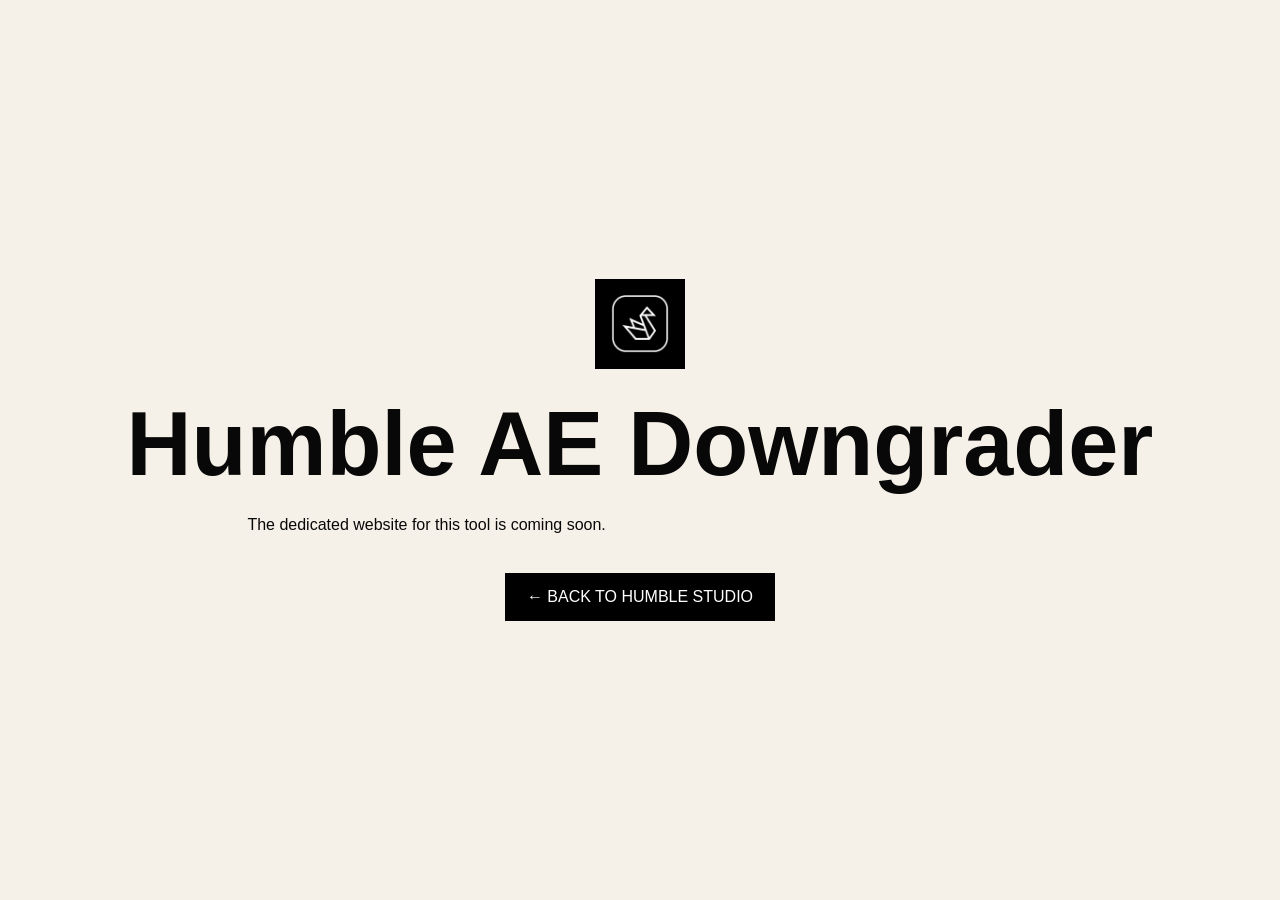
<file: tools/humble-ae-downgrader/index.html>
<!doctype html>
<html lang="en">
<head>
<meta charset="utf-8">
<meta name="viewport" content="width=device-width,initial-scale=1">
<title>Humble AE Downgrader — HUMBLE STUDIO</title>
<style>
body{margin:0;background:#f6f1e8;color:#080808;font-family:Arial,sans-serif;display:grid;place-items:center;min-height:100vh;text-align:center}
main{padding:30px} img{width:90px;height:90px;object-fit:cover;margin:auto auto 20px}
h1{font-size:clamp(45px,8vw,90px);margin:0 0 15px} p{max-width:600px;line-height:1.6}
a{display:inline-block;margin-top:20px;padding:15px 22px;background:#000;color:#fff;text-decoration:none}
</style>
</head>
<body><main>
<img src="../../assets/logo/humble-logo.png" alt="Humble">
<h1>Humble AE Downgrader</h1>
<p>The dedicated website for this tool is coming soon.</p>
<a href="../../">← BACK TO HUMBLE STUDIO</a>
</main><script>
window.addEventListener("pageshow", () => {
  document.documentElement.style.opacity = "1";
});
</script>
</body>
</html>
</file>
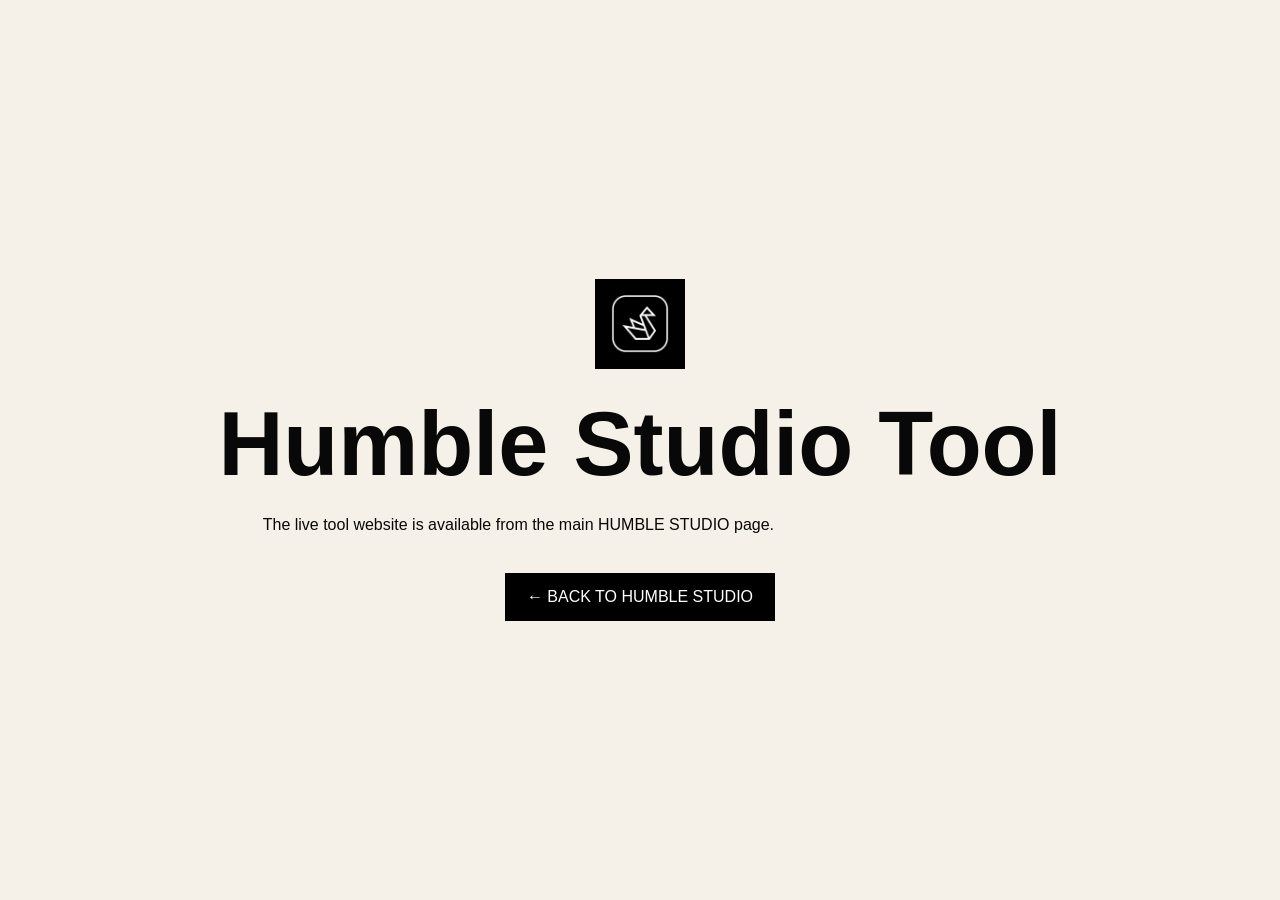
<file: tools/humble-studio-tool/index.html>
<!doctype html>
<html lang="en">
<head>
<meta charset="utf-8">
<meta name="viewport" content="width=device-width,initial-scale=1">
<title>Humble Studio Tool — HUMBLE STUDIO</title>
<style>
body{margin:0;background:#f6f1e8;color:#080808;font-family:Arial,sans-serif;display:grid;place-items:center;min-height:100vh;text-align:center}
main{padding:30px} img{width:90px;height:90px;object-fit:cover;margin:auto auto 20px}
h1{font-size:clamp(45px,8vw,90px);margin:0 0 15px} p{max-width:600px;line-height:1.6}
a{display:inline-block;margin-top:20px;padding:15px 22px;background:#000;color:#fff;text-decoration:none}
</style>
</head>
<body><main>
<img src="../../assets/logo/humble-logo.png" alt="Humble">
<h1>Humble Studio Tool</h1>
<p>The live tool website is available from the main HUMBLE STUDIO page.</p>
<a href="../../">← BACK TO HUMBLE STUDIO</a>
</main><script>
window.addEventListener("pageshow", () => {
  document.documentElement.style.opacity = "1";
});
</script>
</body>
</html>
</file>
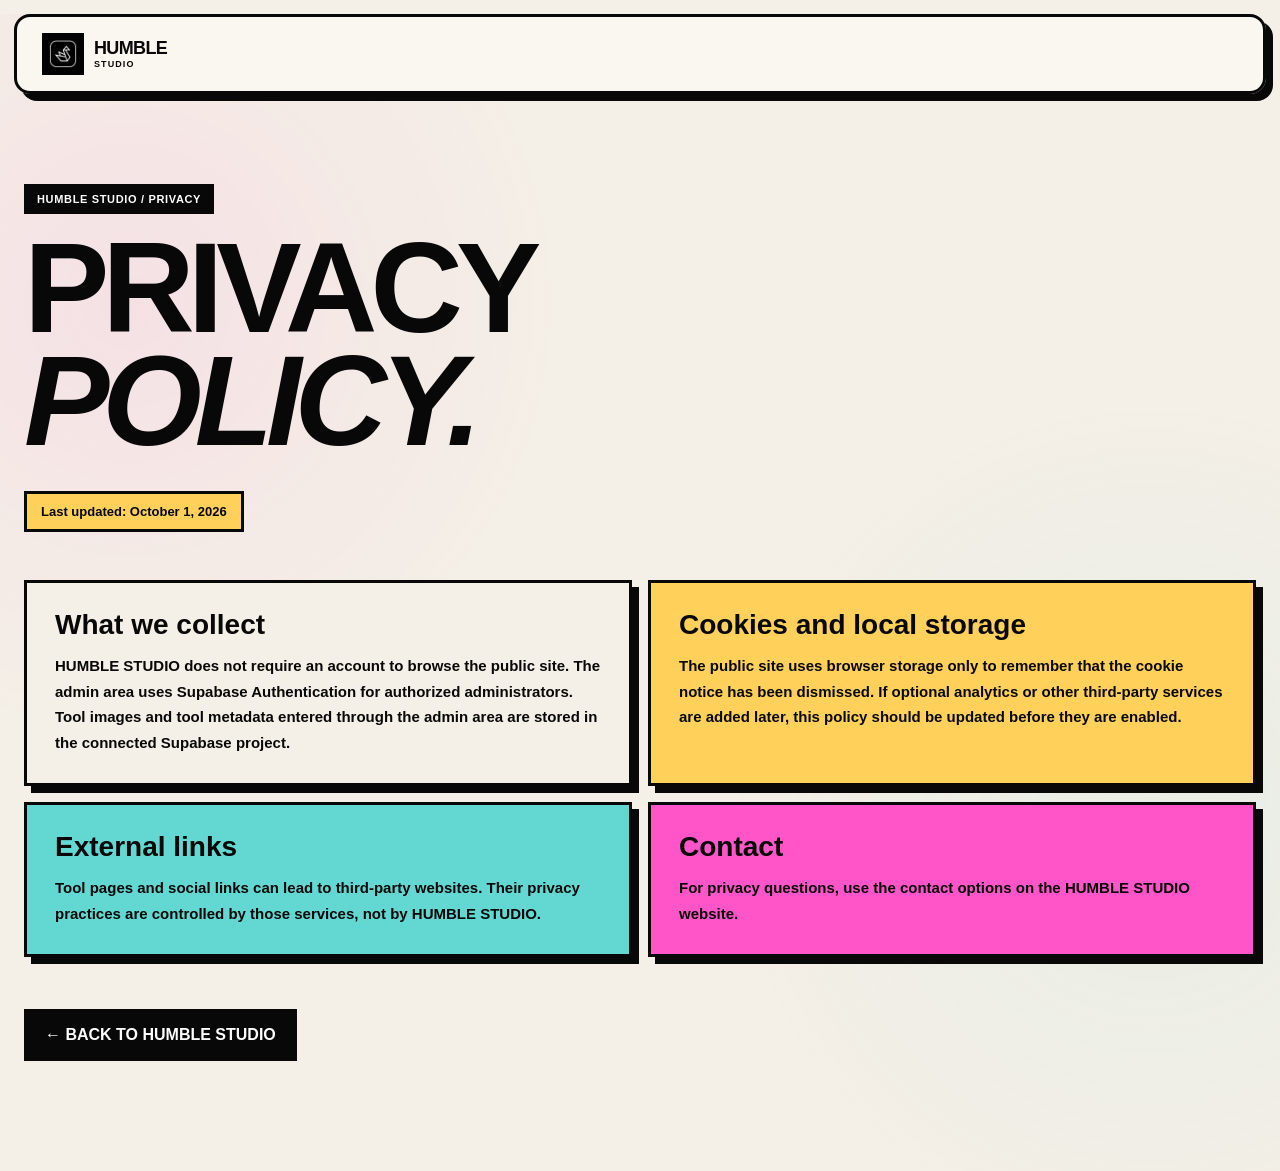
<file: privacy.html>
<!doctype html>
<html lang="en">
<head>
<meta charset="utf-8">
<meta name="viewport" content="width=device-width,initial-scale=1">
<meta name="robots" content="index,follow">
<meta name="description" content="HUMBLE STUDIO privacy policy.">
<link rel="canonical" href="https://humblestudio.vercel.app/privacy.html">
<link rel="icon" href="assets/logo/humble-logo.png">
<title>Privacy Policy — HUMBLE STUDIO</title>
<link rel="stylesheet" href="style.css">
</head>
<body>
<header class="site-header">
<a class="brand" href="index.html" aria-label="HUMBLE STUDIO home">
<img src="assets/logo/humble-logo.png" alt="Humble Studio">
<span>HUMBLE<small>STUDIO</small></span>
</a>
</header>
<main class="legal-page">
<div class="eyebrow">HUMBLE STUDIO / PRIVACY</div>
<h1>PRIVACY<br><em>POLICY.</em></h1>
<p><strong>Last updated: October 1, 2026</strong></p>
<section class="legal-sections">
<article class="legal-card"><h2>What we collect</h2><p>HUMBLE STUDIO does not require an account to browse the public site. The admin area uses Supabase Authentication for authorized administrators. Tool images and tool metadata entered through the admin area are stored in the connected Supabase project.</p></article><article class="legal-card"><h2>Cookies and local storage</h2><p>The public site uses browser storage only to remember that the cookie notice has been dismissed. If optional analytics or other third-party services are added later, this policy should be updated before they are enabled.</p></article><article class="legal-card"><h2>External links</h2><p>Tool pages and social links can lead to third-party websites. Their privacy practices are controlled by those services, not by HUMBLE STUDIO.</p></article><article class="legal-card"><h2>Contact</h2><p>For privacy questions, use the contact options on the HUMBLE STUDIO website.</p></article>
</section>
<a class="legal-back" href="index.html">← BACK TO HUMBLE STUDIO</a>
</main>
</body>
</html>
</file>
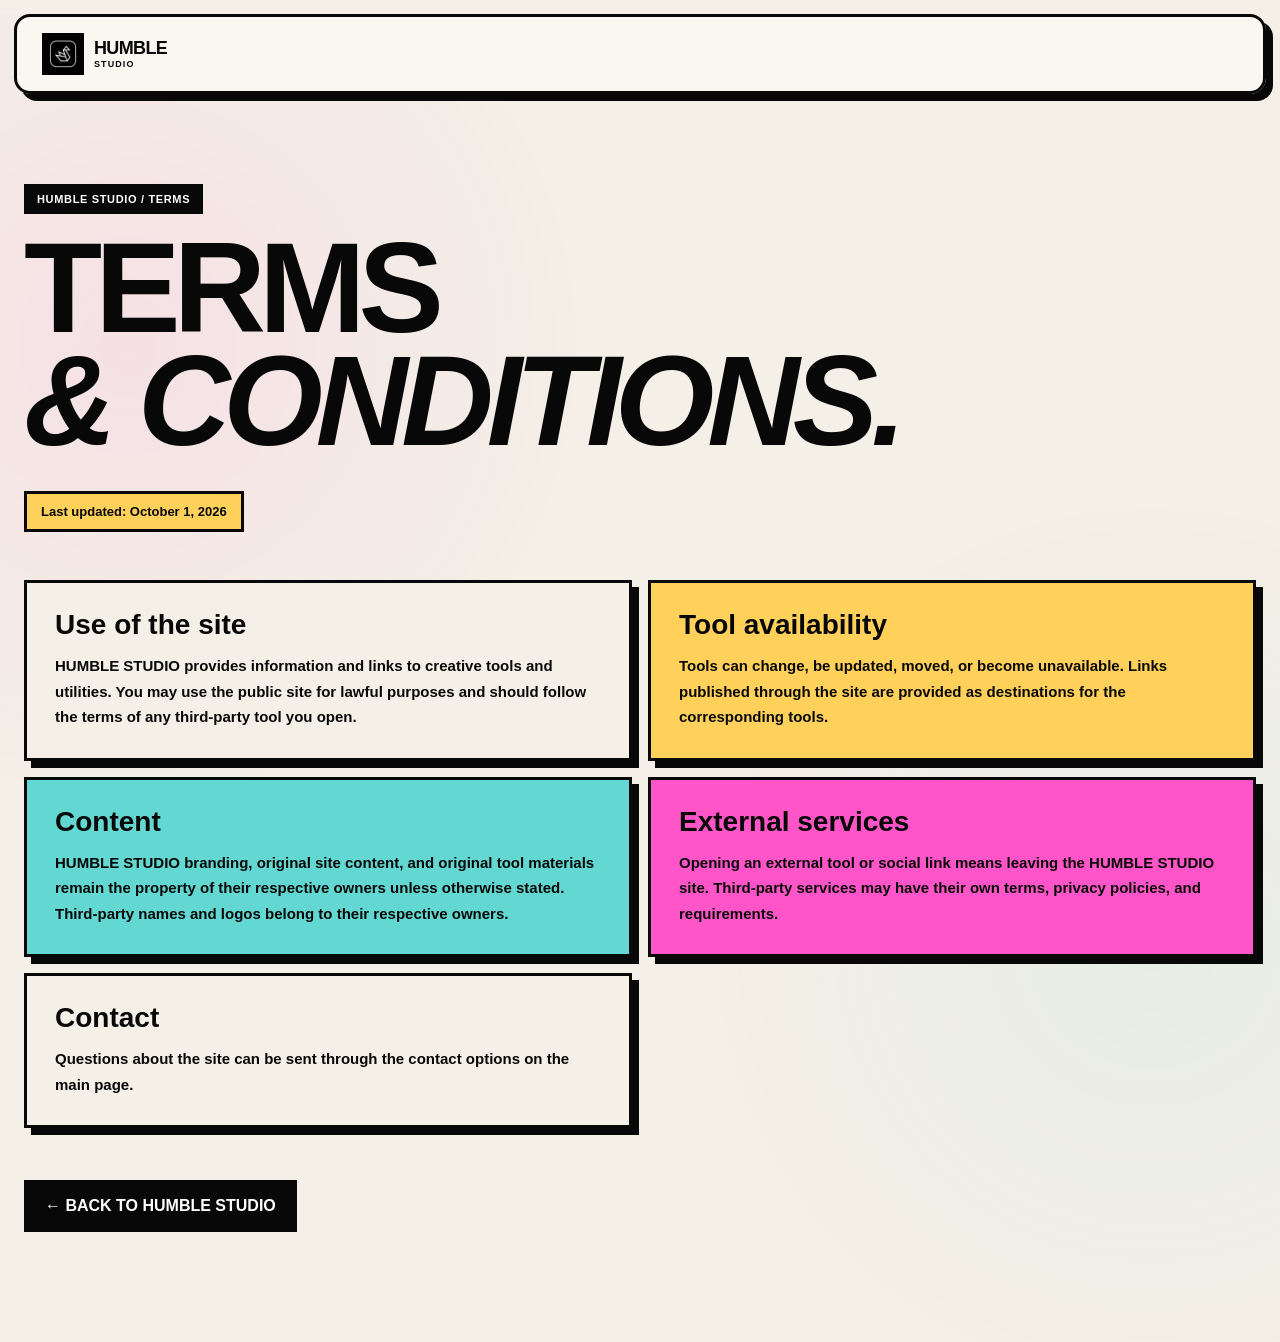
<file: terms.html>
<!doctype html>
<html lang="en">
<head>
<meta charset="utf-8">
<meta name="viewport" content="width=device-width,initial-scale=1">
<meta name="robots" content="index,follow">
<meta name="description" content="HUMBLE STUDIO terms and conditions.">
<link rel="canonical" href="https://humblestudio.vercel.app/terms.html">
<link rel="icon" href="assets/logo/humble-logo.png">
<title>Terms & Conditions — HUMBLE STUDIO</title>
<link rel="stylesheet" href="style.css">
</head>
<body>
<header class="site-header">
<a class="brand" href="index.html" aria-label="HUMBLE STUDIO home">
<img src="assets/logo/humble-logo.png" alt="Humble Studio">
<span>HUMBLE<small>STUDIO</small></span>
</a>
</header>
<main class="legal-page">
<div class="eyebrow">HUMBLE STUDIO / TERMS</div>
<h1>TERMS<br><em>& CONDITIONS.</em></h1>
<p><strong>Last updated: October 1, 2026</strong></p>
<section class="legal-sections">
<article class="legal-card"><h2>Use of the site</h2><p>HUMBLE STUDIO provides information and links to creative tools and utilities. You may use the public site for lawful purposes and should follow the terms of any third-party tool you open.</p></article><article class="legal-card"><h2>Tool availability</h2><p>Tools can change, be updated, moved, or become unavailable. Links published through the site are provided as destinations for the corresponding tools.</p></article><article class="legal-card"><h2>Content</h2><p>HUMBLE STUDIO branding, original site content, and original tool materials remain the property of their respective owners unless otherwise stated. Third-party names and logos belong to their respective owners.</p></article><article class="legal-card"><h2>External services</h2><p>Opening an external tool or social link means leaving the HUMBLE STUDIO site. Third-party services may have their own terms, privacy policies, and requirements.</p></article><article class="legal-card"><h2>Contact</h2><p>Questions about the site can be sent through the contact options on the main page.</p></article>
</section>
<a class="legal-back" href="index.html">← BACK TO HUMBLE STUDIO</a>
</main>
</body>
</html>
</file>
<file: style.css>
/* ==========================================================
   HUMBLE STUDIO
   ORIGINAL STYLE + SMOOTHER ANIMATION + 3D ELEMENTS
========================================================== */


/* ==========================================================
   RESET
========================================================== */

* {
  box-sizing: border-box;
  margin: 0;
  padding: 0;
}


html {
  background: #f4efe7;
  scroll-behavior: smooth;
}


body {
  min-width: 320px;

  background:
    radial-gradient(
      circle at 10% 25%,
      rgba(255, 85, 200, .09),
      transparent 30%
    ),
    radial-gradient(
      circle at 90% 70%,
      rgba(99, 216, 210, .09),
      transparent 30%
    ),
    #f4efe7;

  color: #080808;

  font-family:
    Arial,
    Helvetica,
    sans-serif;

  overflow-x: hidden;

  -webkit-font-smoothing: antialiased;
  text-rendering: optimizeLegibility;
}


a {
  color: inherit;
  text-decoration: none;
}


img {
  display: block;
  max-width: 100%;
}


button {
  font: inherit;
}


/* ==========================================================
   SCROLLBAR
========================================================== */

::-webkit-scrollbar {
  width: 9px;
}


::-webkit-scrollbar-track {
  background: #f4efe7;
}


::-webkit-scrollbar-thumb {
  background: #080808;
}


::-webkit-scrollbar-thumb:hover {
  background: #ff55c8;
}


/* ==========================================================
   SCROLL PROGRESS
========================================================== */

.scroll-progress {
  position: fixed;

  left: 0;
  top: 0;

  width: 0;
  height: 4px;

  background: #ff55c8;

  z-index: 100000;

  pointer-events: none;
}


/* ==========================================================
   HEADER
========================================================== */

.site-header {
  position: sticky;

  top: 0;

  z-index: 5000;

  width: 100%;

  min-height: 70px;

  display: flex;

  align-items: center;

  justify-content: space-between;

  padding:
    10px clamp(18px, 4vw, 55px);

  background: rgba(250, 247, 241, .97);

  border-bottom: 3px solid #080808;
}


.brand {
  display: flex;

  align-items: center;

  gap: 10px;

  font-weight: 900;

  letter-spacing: -.04em;
}


.brand img {
  width: 43px;
  height: 43px;

  object-fit: contain;
}


.brand span {
  display: flex;

  flex-direction: column;

  font-size: 18px;

  line-height: .9;
}


.brand small {
  margin-top: 4px;

  font-size: 9px;

  letter-spacing: .12em;
}


.desktop-nav {
  display: flex;

  align-items: center;

  gap: clamp(22px, 3vw, 48px);
}


.desktop-nav a {
  position: relative;

  font-size: 12px;

  font-weight: 900;

  letter-spacing: .05em;

  transition:
    transform .25s ease;
}


.desktop-nav a::after {
  content: "";

  position: absolute;

  left: 0;
  bottom: -7px;

  width: 0;
  height: 3px;

  background: #ff55c8;

  transition:
    width .25s ease;
}


.desktop-nav a:hover {
  transform:
    translateY(-2px);
}


.desktop-nav a:hover::after {
  width: 100%;
}


/* ==========================================================
   MOBILE MENU
========================================================== */

.menu-btn {
  display: none;

  width: 44px;
  height: 44px;

  align-items: center;
  justify-content: center;

  flex-direction: column;

  gap: 6px;

  background: #080808;

  border: 2px solid #080808;
}


.menu-btn span {
  width: 19px;
  height: 2px;

  background: white;

  transition:
    transform .25s ease;
}


.menu-btn.active span:first-child {
  transform:
    translateY(4px)
    rotate(45deg);
}


.menu-btn.active span:last-child {
  transform:
    translateY(-4px)
    rotate(-45deg);
}


.mobile-menu {
  position: fixed;

  top: 70px;
  left: 0;

  z-index: 4500;

  width: 100%;

  display: none;

  flex-direction: column;

  background: #080808;

  border-bottom: 3px solid #ff55c8;

  /* Fully hide the closed menu above the viewport.
     The previous -110% could leave part of the menu visible on mobile. */
  transform:
    translate3d(0, calc(-100% - 100px), 0);

  transition:
    transform .35s cubic-bezier(.16, 1, .3, 1);
}


.mobile-menu.open {
  transform:
    translate3d(0, 0, 0);
}


.mobile-menu a {
  padding: 19px 24px;

  color: white;

  border-bottom: 1px solid #333;

  font-size: 13px;

  font-weight: 900;
}


/* ==========================================================
   HERO
========================================================== */

.hero {
  position: relative;

  min-height:
    min(850px, calc(100svh - 70px));

  display: grid;

  grid-template-columns:
    minmax(0, 1fr)
    minmax(350px, .75fr);

  align-items: center;

  gap:
    clamp(20px, 5vw, 80px);

  max-width: 1500px;

  margin: 0 auto;

  padding:
    clamp(70px, 9vw, 130px)
    clamp(24px, 7vw, 100px);

  isolation: isolate;

  overflow: hidden;
}


/* ==========================================================
   HERO COPY
========================================================== */

.hero-copy {
  position: relative;

  z-index: 5;

  max-width: 720px;
}


.eyebrow {
  display: inline-block;

  padding: 9px 13px;

  background: #080808;

  color: white;

  font-size: 11px;

  font-weight: 900;

  letter-spacing: .06em;

  margin-bottom: 27px;
}


.hero h1 {
  font-size:
    clamp(72px, 10vw, 150px);

  line-height: .78;

  letter-spacing: -.075em;

  font-weight: 950;

  margin-bottom: 30px;
}


.hero h1 em {
  color: #ff55c8;

  font-style: normal;

  text-shadow:
    6px 6px 0 #080808;
}


.hero-copy p {
  max-width: 570px;

  font-size:
    clamp(16px, 1.5vw, 22px);

  line-height: 1.45;

  font-weight: 600;

  margin-bottom: 38px;
}


/* ==========================================================
   MAIN BUTTON
========================================================== */

.main-button {
  display: inline-flex;

  align-items: stretch;

  background: white;

  border: 3px solid #080808;

  box-shadow:
    7px 7px 0 #080808;

  transition:
    transform .3s cubic-bezier(.16, 1, .3, 1),
    box-shadow .3s ease;
}


.main-button span {
  padding:
    17px 25px;

  font-weight: 900;
}


.main-button b {
  min-width: 52px;

  display: flex;

  align-items: center;
  justify-content: center;

  background: #ffd15a;

  border-left: 3px solid #080808;
}


.main-button:hover {
  transform:
    translate3d(3px, 3px, 0);

  box-shadow:
    4px 4px 0 #080808;
}


/* ==========================================================
   HERO ART
========================================================== */

.hero-art {
  position: relative;

  width: min(100%, 520px);

  aspect-ratio: 1 / 1;

  justify-self: center;

  z-index: 4;

  perspective: 900px;

  animation:
    heroFloat 7s ease-in-out infinite;
}


.art-back {
  position: absolute;

  inset: 9%;

  background: #ff55c8;

  transform:
    translate3d(18px, 18px, -20px)
    rotate(-4deg);

  z-index: -2;
}


.art-shadow {
  position: absolute;

  inset: 4%;

  background: #080808;

  transform:
    translate3d(12px, 12px, -10px)
    rotate(2deg);

  z-index: -1;
}


.art-card {
  position: absolute;

  inset: 4%;

  display: flex;

  align-items: center;
  justify-content: center;

  background: #080808;

  border: 4px solid #080808;

  overflow: hidden;

  transform:
    rotate(-2deg)
    translateZ(0);

  box-shadow:
    0 0 0 2px #f4efe7 inset;

  transition:
    transform .6s cubic-bezier(.16, 1, .3, 1);
}


.art-card::before {
  content: "";

  position: absolute;

  inset: 8%;

  border: 2px solid white;

  opacity: .35;
}


.art-inner-glow {
  position: absolute;

  width: 45%;

  aspect-ratio: 1;

  border-radius: 50%;

  background:
    radial-gradient(
      circle,
      rgba(255,255,255,.15),
      transparent 65%
    );

  filter: blur(18px);
}


.art-card img {
  position: relative;

  width: 58%;

  max-height: 70%;

  object-fit: contain;

  transform:
    translateZ(25px);

  transition:
    transform .6s cubic-bezier(.16, 1, .3, 1);
}


.hero-art:hover .art-card {
  transform:
    rotate(2deg)
    translate3d(0, -6px, 25px);
}


.hero-art:hover .art-card img {
  transform:
    translateZ(55px)
    scale(1.06);
}


.art-label {
  position: absolute;

  right: -5%;

  bottom: 3%;

  padding: 10px 13px;

  background: #ffd15a;

  border: 3px solid #080808;

  box-shadow:
    5px 5px 0 #080808;

  font-size: 11px;

  font-weight: 900;

  line-height: 1.05;

  transform:
    rotate(7deg);

  animation:
    labelFloat 4s ease-in-out infinite;
}


.art-orbit {
  position: absolute;

  width: 74%;
  height: 74%;

  left: 13%;
  top: 13%;

  border:
    2px dashed rgba(0,0,0,.16);

  border-radius: 50%;

  animation:
    orbitSpin 18s linear infinite;
}


.art-floating-dot {
  position: absolute;

  width: 14px;
  height: 14px;

  border-radius: 50%;

  background: #63d8d2;

  border: 3px solid #080808;

  right: 8%;
  top: 20%;

  animation:
    dotFloat 4s ease-in-out infinite;
}


/* ==========================================================
   HERO DECORATIONS
========================================================== */

.sticker {
  position: absolute;

  z-index: 3;

  padding: 13px 16px;

  border: 3px solid #080808;

  box-shadow:
    5px 5px 0 #080808;

  font-size: 11px;

  line-height: 1.15;

  font-weight: 900;

  animation:
    stickerFloat 5s ease-in-out infinite;
}


.sticker.pink {
  top: 9%;
  left: 19%;

  background: #ff55c8;

  transform:
    rotate(-7deg);
}


.sticker.cyan {
  top: 8%;
  left: 51%;

  background: #63d8d2;

  transform:
    rotate(3deg);

  animation-delay:
    -.8s;
}


.sticker.yellow {
  top: 13%;
  right: 11%;

  background: #ffd15a;

  transform:
    rotate(6deg);

  animation-delay:
    -1.5s;
}


.spark {
  position: absolute;

  z-index: 2;

  font-size: 35px;

  animation:
    sparkFloat 4s ease-in-out infinite;
}


.spark-a {
  right: 10%;
  top: 4%;

  color: #6074b8;
}


.spark-b {
  left: 14%;
  bottom: 9%;

  color: #ff55c8;

  animation-delay:
    -2s;
}


.float-shape {
  position: absolute;

  pointer-events: none;

  z-index: 1;
}


.shape-circle {
  width: 18px;
  height: 18px;

  right: 42%;
  top: 23%;

  border: 3px solid #080808;

  border-radius: 50%;

  animation:
    floatSlow 5s ease-in-out infinite;
}


.shape-square {
  width: 30px;
  height: 30px;

  right: 12%;
  bottom: 17%;

  background: #ffd15a;

  border: 3px solid #080808;

  transform:
    rotate(20deg);

  animation:
    floatSlow 5s ease-in-out infinite reverse;
}


.shape-cross {
  left: 20%;
  bottom: 20%;

  color: #ff55c8;

  font-size: 35px;

  font-weight: 900;

  animation:
    spinSlow 8s linear infinite;
}


.shape-arrow {
  left: 17%;
  bottom: 39%;

  font-size: 35px;

  animation:
    arrowFloat 3s ease-in-out infinite;
}


.hero-orbit {
  position: absolute;

  width: 460px;
  height: 460px;

  right: -40px;
  top: 5%;

  border:
    2px dashed rgba(0,0,0,.14);

  border-radius: 50%;

  z-index: -1;

  animation:
    orbitSpin 25s linear infinite;
}


.hero-plus {
  position: absolute;

  left: 42%;
  bottom: 12%;

  color: #ff55c8;

  font-size: 30px;

  font-weight: 900;

  animation:
    plusPulse 2s ease-in-out infinite;
}


/* ==========================================================
   3D CUBES
========================================================== */

.cube {
  position: absolute;

  width: 42px;
  height: 42px;

  transform-style: preserve-3d;

  pointer-events: none;

  z-index: 2;

  animation:
    cubeFloat 8s ease-in-out infinite;
}


.cube span {
  position: absolute;

  inset: 0;

  border: 2px solid #080808;

  background: rgba(255,255,255,.08);
}


.cube span:nth-child(1) {
  transform:
    translateZ(21px);
}


.cube span:nth-child(2) {
  transform:
    rotateY(90deg)
    translateZ(21px);
}


.cube span:nth-child(3) {
  transform:
    rotateX(90deg)
    translateZ(21px);
}


.cube span:nth-child(4) {
  transform:
    rotateY(180deg)
    translateZ(21px);
}


.cube-one {
  right: 7%;
  bottom: 11%;

  animation-delay:
    -2s;
}


.cube-two {
  left: 7%;
  top: 34%;

  width: 28px;
  height: 28px;

  animation-delay:
    -4s;
}


.cube-two span:nth-child(1) {
  transform:
    translateZ(14px);
}


.cube-two span:nth-child(2) {
  transform:
    rotateY(90deg)
    translateZ(14px);
}


.cube-two span:nth-child(3) {
  transform:
    rotateX(90deg)
    translateZ(14px);
}


.cube-two span:nth-child(4) {
  transform:
    rotateY(180deg)
    translateZ(14px);
}


.orbit-dot {
  position: absolute;

  width: 10px;
  height: 10px;

  border-radius: 50%;

  border: 2px solid #080808;

  background: #ff55c8;

  z-index: 2;

  animation:
    orbitDot 8s linear infinite;
}


.orbit-dot-one {
  top: 25%;
  right: 25%;
}


.orbit-dot-two {
  bottom: 25%;
  left: 25%;

  background: #63d8d2;

  animation-delay:
    -4s;
}


/* ==========================================================
   MARQUEE
========================================================== */

.marquee {
  position: relative;

  width: 100%;

  overflow: hidden;

  background: #080808;

  border-top: 3px solid #080808;
  border-bottom: 3px solid #080808;

  padding:
    13px 0;

  contain: paint;
}


.marquee-track {
  display: flex;

  width: max-content;

  will-change: transform;

  animation:
    marqueeMove 24s linear infinite;
}


.marquee-group {
  display: flex;

  align-items: center;

  flex-shrink: 0;

  gap: 34px;

  padding-right: 34px;
}


.marquee-group img {
  width: 180px;
  height: 42px;

  object-fit: contain;

  flex-shrink: 0;
}


.marquee:hover .marquee-track {
  animation-play-state: paused;
}


@keyframes marqueeMove {

  from {
    transform:
      translate3d(0,0,0);
  }

  to {
    transform:
      translate3d(-50%,0,0);
  }

}


/* ==========================================================
   SECTIONS
========================================================== */

.section {
  position: relative;

  max-width: 1500px;

  margin: 0 auto;

  padding:
    clamp(80px, 10vw, 150px)
    clamp(22px, 7vw, 100px);
}


.section-title {
  max-width: 850px;
}


.section-title h2,
.about-copy h2 {
  font-size:
    clamp(58px, 8vw, 120px);

  line-height: .82;

  letter-spacing: -.07em;

  font-weight: 950;

  margin-bottom: 25px;
}


.section-title h2 em,
.about-copy h2 em {
  color: #ff55c8;

  font-style: normal;

  text-shadow:
    4px 4px 0 #080808;
}


.section-title p {
  font-size: 17px;

  font-weight: 600;
}


/* ==========================================================
   RULE
========================================================== */

.section-rule {
  display: grid;

  grid-template-columns:
    1fr auto 1fr;

  align-items: center;

  gap: 18px;

  margin:
    55px 0;
}


.section-rule span {
  height: 2px;

  background: #080808;
}


.section-rule b {
  font-size: 10px;

  font-weight: 900;

  letter-spacing: .06em;

  white-space: nowrap;
}


/* ==========================================================
   TOOLS
========================================================== */

.tools-grid {
  display: grid;

  grid-template-columns:
    repeat(2, minmax(0, 1fr));

  gap: 25px;

  align-items: stretch;
}


.tool-card {
  position: relative;

  display: flex;

  flex-direction: column;

  min-width: 0;

  background: white;

  border: 4px solid #080808;

  box-shadow:
    8px 8px 0 #080808;

  overflow: hidden;

  transform:
    translate3d(0,0,0);

  transition:
    transform .4s cubic-bezier(.16,1,.3,1),
    box-shadow .4s ease;
}


.tool-card:hover {
  transform:
    translate3d(0,-8px,0)
    rotate(-.4deg);

  box-shadow:
    13px 13px 0 #080808;
}


.tool-card.is-opening {
  transform:
    translate3d(0,-5px,0)
    scale(1.015)
    rotate(0deg) !important;

  box-shadow:
    15px 15px 0 #080808 !important;

  z-index: 50;
}


/* ==========================================================
   TOOL THUMB
========================================================== */

.tool-thumb {
  position: relative;

  width: 100%;

  aspect-ratio: 16 / 9;

  overflow: hidden;

  background: #080808;

  border-bottom: 4px solid #080808;
}


.tool-thumb img {
  width: 100%;
  height: 100%;

  object-fit: cover;

  transform:
    translate3d(0,0,0)
    scale(1.001);

  transition:
    transform .65s cubic-bezier(.16,1,.3,1);
}


.tool-card:hover .tool-thumb img {
  transform:
    translate3d(0,-2px,0)
    scale(1.045);
}


.thumb-shine {
  position: absolute;

  top: -120%;

  left: -60%;

  width: 40%;
  height: 300%;

  background:
    linear-gradient(
      90deg,
      transparent,
      rgba(255,255,255,.25),
      transparent
    );

  transform:
    rotate(20deg)
    translate3d(0,0,0);

  opacity: 0;

  pointer-events: none;
}


.tool-card:hover .thumb-shine {
  opacity: 1;

  animation:
    thumbShine .8s ease forwards;
}


.thumb-overlay {
  position: absolute;

  inset: 0;

  display: flex;

  align-items: flex-end;

  justify-content: space-between;

  padding: 15px;

  background:
    linear-gradient(
      to top,
      rgba(0,0,0,.68),
      transparent 55%
    );

  color: white;

  opacity: 0;

  transition:
    opacity .25s ease;
}


.tool-card:hover .thumb-overlay {
  opacity: 1;
}


.thumb-overlay span {
  padding:
    8px 10px;

  background: #ff55c8;

  border: 2px solid #080808;

  color: #080808;

  font-size: 10px;

  font-weight: 900;
}


.thumb-overlay b {
  display: flex;

  align-items: center;
  justify-content: center;

  width: 38px;
  height: 38px;

  background: #ffd15a;

  color: #080808;

  border: 2px solid #080808;

  font-size: 18px;
}


/* ==========================================================
   TOOL INFO
========================================================== */

.tool-info {
  display: flex;

  flex-direction: column;

  flex: 1;

  padding:
    clamp(22px,3vw,34px);
}


.tool-info small {
  font-size: 10px;

  font-weight: 900;

  margin-bottom: 22px;
}


.tool-info h3 {
  font-size:
    clamp(30px,4vw,52px);

  line-height: .95;

  letter-spacing: -.055em;

  margin-bottom: 22px;
}


.tool-info p {
  max-width: 620px;

  font-size: 15px;

  line-height: 1.55;

  font-weight: 600;

  margin-bottom: 30px;
}


.tool-info > strong {
  margin-top: auto;

  display: inline-flex;

  align-items: center;

  gap: 8px;

  width: fit-content;

  padding-bottom: 6px;

  border-bottom: 3px solid #080808;

  font-size: 10px;

  font-weight: 900;
}


.pink-card::after,
.cyan-card::after {
  content: "";

  position: absolute;

  left: 20px;
  right: 20px;

  bottom: 0;

  height: 5px;
}


.pink-card::after {
  background: #ff55c8;
}


.cyan-card::after {
  background: #63d8d2;
}


/* ==========================================================
   MORE CARD
========================================================== */

.coming-card {
  min-height: 260px;

  display: flex;

  flex-direction: column;

  justify-content: space-between;

  padding: 30px;

  background: #ffd15a;

  border: 4px solid #080808;

  box-shadow:
    8px 8px 0 #080808;

  transition:
    transform .4s cubic-bezier(.16,1,.3,1);
}


.coming-card:hover {
  transform:
    translate3d(0,-8px,0)
    rotate(1deg);
}


.coming-card small {
  font-size: 10px;

  font-weight: 900;
}


.coming-card strong {
  font-size:
    clamp(50px,7vw,90px);

  line-height: .8;

  letter-spacing: -.07em;
}


.coming-card span {
  font-size: 14px;

  font-weight: 700;
}


/* ==========================================================
   ABOUT
========================================================== */

.about-section {
  display: grid;

  grid-template-columns:
    minmax(0,1fr)
    minmax(250px,.7fr);

  gap: 70px;

  align-items: center;

  background:
    linear-gradient(
      120deg,
      rgba(255,85,200,.07),
      rgba(99,216,210,.07)
    );
}


.about-copy {
  max-width: 720px;
}


.about-copy p {
  font-size: 17px;

  line-height: 1.65;

  font-weight: 600;
}


.about-logo {
  position: relative;

  display: flex;

  align-items: center;
  justify-content: center;

  padding: 45px;

  background: #080808;

  border: 4px solid #080808;

  box-shadow:
    12px 12px 0 #ff55c8;

  transform:
    rotate(2deg);

  overflow: hidden;

  transition:
    transform .5s cubic-bezier(.16,1,.3,1);
}


.about-logo:hover {
  transform:
    rotate(-2deg)
    translate3d(0,-8px,0);
}


.about-logo img {
  position: relative;

  z-index: 2;

  width: min(100%,360px);

  object-fit: contain;
}


.about-logo-ring {
  position: absolute;

  width: 75%;
  aspect-ratio: 1;

  border:
    2px dashed rgba(255,255,255,.25);

  border-radius: 50%;

  animation:
    orbitSpin 20s linear infinite;
}


/* ==========================================================
   CONTACT
========================================================== */

.contact-section {
  background: #080808;

  color: white;

  max-width: none;

  padding-left:
    clamp(22px,7vw,100px);

  padding-right:
    clamp(22px,7vw,100px);
}


.contact-section .section-title h2 {
  color: white;
}


.social-grid {
  max-width: 1300px;

  margin-top: 65px;

  display: grid;

  grid-template-columns:
    repeat(3,minmax(0,1fr));

  gap: 16px;
}


.social-card {
  position: relative;
  min-height: 190px;
  display: flex;
  align-items: center;
  justify-content: flex-start;
  gap: 22px;
  padding: 24px;
  color: #080808;
  border: 3px solid #080808 !important;
  overflow: hidden;
  cursor: pointer;
  text-decoration: none;
  transition: transform 180ms ease, box-shadow 180ms ease;
}

.social-card::before {
  content: '';
  position: absolute;
  inset: 0;
  opacity: 1;
  z-index: 0;
}

.social-card.yellow::before { background: #ffd15a; }
.social-card.purple::before { background: #b497cf; }
.social-card.red::before { background: #ff6b6b; }
.social-card.pink::before { background: #ff55c8; }
.social-card.green::before { background: #63d8d2; }
.social-card.white::before { background: #f4efe7; }

.social-card:hover,
.social-card:focus-visible,
.social-card:focus-within {
  transform: translate(-4px, -4px);
  box-shadow: 7px 7px 0 #080808;
}

.social-card img {
  position: relative;
  z-index: 1;
  flex: 0 0 auto;
  width: 62px;
  height: 62px;
  object-fit: contain;
  filter: none;
  transition: transform 180ms ease;
}

.social-card:hover img,
.social-card:focus-visible img,
.social-card:focus-within img {
  transform: scale(1.05);
}

.social-card-content {
  position: relative;
  z-index: 1;
  display: flex;
  flex-direction: column;
  align-items: flex-start;
  gap: 7px;
  min-width: 0;
}

.social-card-content strong {
  font-size: 22px;
  line-height: 1;
  font-weight: 1000;
  letter-spacing: -0.03em;
}

.social-card-content small {
  font-size: 13px;
  line-height: 1.35;
  font-weight: 700;
  max-width: 240px;
}

.social-card-content b {
  font-size: 18px;
  line-height: 1;
}

@media (max-width: 720px) {
  .social-card {
    min-height: 120px;
    padding: 16px;
    gap: 16px;
  }

  .social-card img {
    width: 48px;
    height: 48px;
  }

  .social-card-content strong {
    font-size: 18px;
  }

  .social-card-content small {
    font-size: 11px;
  }
}

/* ==========================================================
   FOOTER
========================================================== */

.footer {
  display: flex;

  align-items: center;

  justify-content: space-between;

  gap: 20px;

  padding:
    25px clamp(22px,7vw,100px);

  background: #080808;

  color: white;

  border-top: 1px solid #333;

  font-size: 10px;

  font-weight: 900;
}


.footer > div {
  display: flex;

  align-items: center;

  gap: 10px;
}


.footer img {
  width: 30px;
  height: 30px;

  object-fit: contain;
}


.footer-credit {
  display: flex;

  align-items: center;

  gap: 5px;
}


.footer-credit a {
  color: #ff55c8;

  text-decoration: underline;

  text-underline-offset: 3px;

  transition:
    color .2s ease;
}


.footer-credit a:hover {
  color: #ffd15a;
}


/* ==========================================================
   REVEAL
========================================================== */

.reveal {
  opacity: 0;

  transform:
    translate3d(0,30px,0);

  transition:
    opacity .65s ease,
    transform .65s cubic-bezier(.16,1,.3,1);
}


.reveal.visible {
  opacity: 1;

  transform:
    translate3d(0,0,0);
}


/* ==========================================================
   FULL TOOL TRANSITION SCREEN
========================================================== */

.page-transition {
  position: fixed;

  inset: 0;

  z-index: 999999;

  display: flex;

  align-items: center;
  justify-content: center;

  background: #080808;

  opacity: 0;

  visibility: hidden;

  pointer-events: none;

  overflow: hidden;
}


.page-transition.active {
  opacity: 1;

  visibility: visible;

  pointer-events: all;
}


.transition-grid {
  position: absolute;

  inset: 0;

  opacity: .14;

  background-image:
    linear-gradient(
      rgba(255,255,255,.1) 1px,
      transparent 1px
    ),
    linear-gradient(
      90deg,
      rgba(255,255,255,.1) 1px,
      transparent 1px
    );

  background-size:
    45px 45px;

  transform:
    perspective(500px)
    rotateX(58deg)
    scale(1.5)
    translateY(20%);

  transform-origin:
    center bottom;

  animation:
    transitionGrid 2s linear infinite;
}


.transition-circle {
  position: absolute;

  left: var(--transition-x,50%);
  top: var(--transition-y,50%);

  width: 40px;
  height: 40px;

  border-radius: 50%;

  background: #ff55c8;

  transform:
    translate(-50%,-50%)
    scale(0);

  opacity: .9;
}


.page-transition.active .transition-circle {
  animation:
    transitionCircle .8s cubic-bezier(.16,1,.3,1) forwards;
}


.transition-cross {
  position: absolute;

  left: 12%;
  top: 20%;

  color: #63d8d2;

  font-size: 45px;

  font-weight: 900;

  opacity: 0;

  animation:
    none;
}


.page-transition.active .transition-cross {
  animation:
    transitionFloat 1.4s ease-out .15s forwards;
}


.transition-star {
  position: absolute;

  right: 12%;
  bottom: 17%;

  color: #ffd15a;

  font-size: 40px;

  opacity: 0;
}


.page-transition.active .transition-star {
  animation:
    transitionFloat 1.4s ease-out .25s forwards;
}


/* ==========================================================
   TRANSITION SCREEN CARD
========================================================== */

.transition-screen {
  position: relative;

  z-index: 10;

  width:
    min(760px,88vw);

  padding:
    clamp(25px,5vw,55px);

  background: #f4efe7;

  border: 4px solid #080808;

  box-shadow:
    14px 14px 0 #ff55c8;

  transform:
    translate3d(0,35px,0)
    scale(.92)
    rotate(-1deg);

  opacity: 0;
}


.page-transition.active .transition-screen {
  animation:
    transitionScreenIn .65s cubic-bezier(.16,1,.3,1) forwards;
}


.transition-top {
  display: flex;

  justify-content: space-between;

  gap: 20px;

  padding-bottom: 16px;

  border-bottom: 3px solid #080808;

  font-size: 9px;

  font-weight: 900;
}


.transition-logo-wrap {
  position: relative;

  width:
    clamp(130px,20vw,190px);

  aspect-ratio: 1;

  margin:
    45px auto 35px;
}


.transition-logo-back {
  position: absolute;

  inset: 0;

  background: #63d8d2;

  border: 3px solid #080808;

  transform:
    translate3d(14px,14px,0)
    rotate(5deg);
}


.transition-logo {
  position: absolute;

  inset: 0;

  display: flex;

  align-items: center;
  justify-content: center;

  background: #080808;

  border: 3px solid #080808;

  transform:
    rotate(-3deg);
}


.transition-logo img {
  width: 65%;

  object-fit: contain;
}


.transition-info {
  text-align: center;
}


.transition-info small {
  display: block;

  font-size: 9px;

  font-weight: 900;

  margin-bottom: 9px;
}


.transition-info h2 {
  font-size:
    clamp(35px,6vw,70px);

  line-height: .85;

  letter-spacing: -.06em;

  font-weight: 950;

  word-break: break-word;
}


.transition-loading {
  margin-top: 40px;
}


.transition-loading-top {
  display: flex;

  align-items: center;

  justify-content: space-between;

  margin-bottom: 9px;

  font-size: 8px;

  font-weight: 900;
}


.transition-line {
  width: 100%;

  height: 9px;

  background: #080808;

  border: 2px solid #080808;

  overflow: hidden;
}


.transition-line span {
  display: block;

  width: 0;

  height: 100%;

  background:
    linear-gradient(
      90deg,
      #ff55c8,
      #ffd15a,
      #63d8d2
    );

  transform-origin:
    left center;
}


.page-transition.active
.transition-line span {
  animation:
    transitionLoading .75s cubic-bezier(.16,1,.3,1) forwards;
}


.transition-bottom {
  display: flex;

  align-items: center;

  justify-content: space-between;

  margin-top: 25px;

  font-size: 8px;

  font-weight: 900;
}


/* ==========================================================
   KEYFRAMES
========================================================== */

@keyframes heroFloat {

  0%,
  100% {
    transform:
      translate3d(0,0,0)
      rotate(0deg);
  }

  50% {
    transform:
      translate3d(0,-10px,0)
      rotate(.6deg);
  }

}


@keyframes labelFloat {

  0%,
  100% {
    transform:
      rotate(7deg)
      translate3d(0,0,0);
  }

  50% {
    transform:
      rotate(5deg)
      translate3d(0,-7px,0);
  }

}


@keyframes stickerFloat {

  0%,
  100% {
    transform:
      translate3d(0,0,0)
      rotate(-7deg);
  }

  50% {
    transform:
      translate3d(0,-7px,0)
      rotate(-5deg);
  }

}


@keyframes sparkFloat {

  0%,
  100% {
    transform:
      translate3d(0,0,0)
      rotate(0deg);
  }

  50% {
    transform:
      translate3d(0,-12px,0)
      rotate(12deg);
  }

}


@keyframes floatSlow {

  0%,
  100% {
    transform:
      translate3d(0,0,0)
      rotate(0deg);
  }

  50% {
    transform:
      translate3d(0,-14px,0)
      rotate(10deg);
  }

}


@keyframes spinSlow {

  from {
    transform:
      rotate(0deg);
  }

  to {
    transform:
      rotate(360deg);
  }

}


@keyframes arrowFloat {

  0%,
  100% {
    transform:
      translate3d(0,0,0);
  }

  50% {
    transform:
      translate3d(9px,-9px,0);
  }

}


@keyframes orbitSpin {

  from {
    transform:
      rotate(0deg);
  }

  to {
    transform:
      rotate(360deg);
  }

}


@keyframes plusPulse {

  0%,
  100% {
    transform:
      scale(1);
    opacity: .6;
  }

  50% {
    transform:
      scale(1.35);
    opacity: 1;
  }

}


@keyframes dotFloat {

  0%,
  100% {
    transform:
      translate3d(0,0,0);
  }

  50% {
    transform:
      translate3d(0,-15px,0);
  }

}


@keyframes cubeFloat {

  0%,
  100% {
    transform:
      translate3d(0,0,0)
      rotateX(0deg)
      rotateY(0deg)
      rotateZ(0deg);
  }

  50% {
    transform:
      translate3d(0,-18px,0)
      rotateX(35deg)
      rotateY(55deg)
      rotateZ(12deg);
  }

}


@keyframes orbitDot {

  from {
    transform:
      rotate(0deg)
      translateX(90px);
  }

  to {
    transform:
      rotate(360deg)
      translateX(90px);
  }

}


@keyframes thumbShine {

  from {
    transform:
      translate3d(-120%,0,0)
      rotate(20deg);
  }

  to {
    transform:
      translate3d(450%,0,0)
      rotate(20deg);
  }

}


/* ==========================================================
   TRANSITION ANIMATIONS
========================================================== */

@keyframes transitionCircle {

  0% {
    transform:
      translate(-50%,-50%)
      scale(0);
  }

  100% {
    transform:
      translate(-50%,-50%)
      scale(70);
  }

}


@keyframes transitionGrid {

  from {
    transform:
      perspective(500px)
      rotateX(58deg)
      scale(1.5)
      translateY(20%);
  }

  to {
    transform:
      perspective(500px)
      rotateX(58deg)
      scale(1.5)
      translateY(25%);
  }

}


@keyframes transitionScreenIn {

  0% {
    opacity: 0;

    transform:
      translate3d(0,45px,0)
      scale(.88)
      rotate(-2deg);
  }

  100% {
    opacity: 1;

    transform:
      translate3d(0,0,0)
      scale(1)
      rotate(0deg);
  }

}


@keyframes transitionLoading {

  from {
    width: 0;
  }

  to {
    width: 100%;
  }

}


@keyframes transitionFloat {

  0% {
    opacity: 0;

    transform:
      translate3d(0,30px,0)
      rotate(-15deg);
  }

  100% {
    opacity: 1;

    transform:
      translate3d(0,0,0)
      rotate(0deg);
  }

}


/* ==========================================================
   TABLET / SPLIT SCREEN
========================================================== */

@media (max-width: 1000px) {

  .hero {
    grid-template-columns:
      minmax(0,1fr)
      minmax(260px,.65fr);

    gap: 25px;

    padding-left: 35px;
    padding-right: 35px;
  }


  .hero h1 {
    font-size:
      clamp(62px,9vw,105px);
  }


  .sticker.cyan {
    display: none;
  }


  .hero-orbit {
    width: 350px;
    height: 350px;

    right: -100px;
  }


  .tools-grid {
    grid-template-columns:
      repeat(2,minmax(0,1fr));
  }


  .social-grid {
    grid-template-columns:
      repeat(2,minmax(0,1fr));
  }

}


/* ==========================================================
   MOBILE
========================================================== */

@media (max-width: 720px) {

  html {
    scroll-behavior: auto;
  }


  body {
    overflow-x: hidden;
  }


  .site-header {
    min-height: 64px;

    padding:
      8px 16px;
  }


  .brand img {
    width: 39px;
    height: 39px;
  }


  .brand span {
    font-size: 16px;
  }


  .desktop-nav {
    display: none;
  }


  .menu-btn {
    display: flex;
  }


  .mobile-menu {
    display: flex;

    top: 64px;
  }


  /* HERO */

  .hero {
    min-height: auto;

    display: flex;

    flex-direction: column;

    align-items: stretch;

    gap: 55px;

    padding:
      72px 20px
      85px;

    overflow: hidden;
  }


  .hero-copy {
    width: 100%;

    padding-top: 25px;
  }


  .eyebrow {
    margin-bottom: 22px;

    font-size: 9px;
  }


  .hero h1 {
    font-size:
      clamp(64px,19vw,105px);

    line-height: .8;

    margin-bottom: 25px;
  }


  .hero h1 em {
    text-shadow:
      4px 4px 0 #080808;
  }


  .hero-copy p {
    font-size: 15px;

    line-height: 1.5;

    margin-bottom: 30px;
  }


  .main-button {
    width: fit-content;

    box-shadow:
      5px 5px 0 #080808;
  }


  .main-button span {
    padding:
      14px 17px;

    font-size: 11px;
  }


  .main-button b {
    min-width: 45px;
  }


  /* ART */

  .hero-art {
    width:
      min(82vw,380px);

    margin:
      5px auto 0;

    animation-duration:
      8s;
  }


  .art-card {
    border-width: 3px;
  }


  .art-label {
    right: -4%;

    font-size: 9px;

    padding:
      8px 10px;

    box-shadow:
      4px 4px 0 #080808;
  }


  .sticker {
    font-size: 8px;

    padding:
      9px 10px;

    box-shadow:
      3px 3px 0 #080808;
  }


  .sticker.pink {
    left: 4%;
    top: 5%;
  }


  .sticker.yellow {
    right: 4%;
    top: 8%;
  }


  .hero-orbit {
    width: 300px;
    height: 300px;

    right: -150px;

    top: 48%;
  }


  .shape-circle {
    right: 12%;
    top: 41%;
  }


  .shape-cross {
    left: 8%;
    bottom: 5%;
  }


  .shape-arrow {
    left: 7%;
    bottom: 32%;
  }


  .hero-plus {
    left: 50%;
    bottom: 3%;
  }


  .cube-one {
    right: 5%;
    bottom: 7%;

    transform:
      scale(.75);
  }


  .cube-two {
    left: 4%;
    top: 45%;

    transform:
      scale(.7);
  }


  .orbit-dot-one {
    top: 44%;
    right: 18%;
  }


  .orbit-dot-two {
    bottom: 21%;
    left: 15%;
  }


  /* MARQUEE */

  .marquee {
    padding:
      10px 0;
  }


  .marquee-track {
    animation-duration:
      20s;
  }


  .marquee-group {
    gap: 20px;

    padding-right: 20px;
  }


  .marquee-group img {
    width: 145px;
    height: 34px;
  }


  /* SECTIONS */

  .section {
    padding:
      75px 20px;
  }


  .section-title h2,
  .about-copy h2 {
    font-size:
      clamp(55px,16vw,85px);
  }


  .section-rule {
    gap: 10px;

    margin:
      40px 0;
  }


  .section-rule b {
    font-size: 8px;
  }


  /* TOOLS */

  .tools-grid {
    grid-template-columns: 1fr;

    gap: 22px;
  }


  .tool-card {
    box-shadow:
      6px 6px 0 #080808;
  }


  .tool-card:hover {
    transform:
      translate3d(0,-4px,0);

    box-shadow:
      8px 8px 0 #080808;
  }


  .tool-thumb {
    aspect-ratio:
      16 / 9;
  }


  .thumb-overlay {
    opacity: 1;

    padding: 10px;
  }


  .thumb-overlay span {
    font-size: 8px;

    padding:
      6px 8px;
  }


  .thumb-overlay b {
    width: 32px;
    height: 32px;

    font-size: 15px;
  }


  .tool-info {
    padding: 22px;
  }


  .tool-info small {
    margin-bottom: 15px;
  }


  .tool-info h3 {
    font-size: 32px;

    margin-bottom: 17px;
  }


  .tool-info p {
    font-size: 14px;

    margin-bottom: 25px;
  }


  .tool-info > strong {
    font-size: 9px;
  }


  .coming-card {
    min-height: 220px;

    padding: 24px;

    box-shadow:
      6px 6px 0 #080808;
  }


  .coming-card strong {
    font-size:
      clamp(52px,16vw,80px);
  }


  /* ABOUT */

  .about-section {
    grid-template-columns: 1fr;

    gap: 50px;
  }


  .about-copy p {
    font-size: 15px;
  }


  .about-logo {
    padding: 30px;

    box-shadow:
      7px 7px 0 #ff55c8;
  }


  /* CONTACT */

  .social-grid {
    grid-template-columns: 1fr;

    gap: 12px;

    margin-top: 45px;
  }


  .social-card {
    min-height: 150px;

    padding: 20px;
  }


  .social-card img {
    top: 18px;
    left: 18px;

    width: 30px;
    height: 30px;
  }


  .social-card strong {
    font-size: 19px;
  }


  /* FOOTER */

  .footer {
    flex-direction: column;

    align-items: flex-start;

    padding:
      25px 20px;

    gap: 13px;
  }


  /* TRANSITION SCREEN */

  .transition-screen {
    width:
      calc(100vw - 32px);

    padding:
      22px;

    box-shadow:
      7px 7px 0 #ff55c8;
  }


  .transition-top {
    font-size: 7px;
  }


  .transition-logo-wrap {
    width:
      130px;

    margin:
      35px auto 27px;
  }


  .transition-info h2 {
    font-size:
      clamp(30px,9vw,50px);
  }


  .transition-loading {
    margin-top:
      30px;
  }


  .transition-bottom {
    font-size: 7px;

    gap: 8px;
  }


  .transition-star {
    right: 7%;
    bottom: 10%;
  }


  .transition-cross {
    left: 7%;
    top: 12%;
  }

}


/* ==========================================================
   SMALL PHONES
========================================================== */

@media (max-width: 400px) {

  .hero {
    padding-top:
      62px;
  }


  .hero h1 {
    font-size:
      20vw;
  }


  .hero-art {
    width:
      82vw;
  }


  .tool-info h3 {
    font-size:
      29px;
  }


  .section-title h2,
  .about-copy h2 {
    font-size:
      16vw;
  }


  .transition-screen {
    padding:
      18px;
  }

}


/* ==========================================================
   REDUCED MOTION
========================================================== */

@media (prefers-reduced-motion: reduce) {

  *,
  *::before,
  *::after {
    animation-duration:
      .01ms !important;

    animation-iteration-count:
      1 !important;

    scroll-behavior:
      auto !important;

    transition-duration:
      .01ms !important;
  }

}


/* ==========================================================
   PRODUCTION ADDITIONS — ORIGINAL VISUAL LANGUAGE PRESERVED
========================================================== */

.tool-platforms {
  display: flex;
  flex-wrap: wrap;
  gap: 7px;
  margin: 0 0 22px;
}

.tool-platform {
  display: inline-flex;
  align-items: center;
  min-height: 24px;
  padding: 4px 7px;
  border: 2px solid #080808;
  background: #f4efe7;
  color: #080808;
  font-size: 8px;
  font-weight: 900;
  letter-spacing: .04em;
  line-height: 1;
}

.tools-loading {
  min-height: 300px;
  display: grid;
  grid-template-columns: repeat(2,minmax(0,1fr));
  gap: 22px;
}

.tool-skeleton {
  min-height: 520px;
  background: #f4efe7;
  border: 4px solid #080808;
  box-shadow: 8px 8px 0 #080808;
  overflow: hidden;
  position: relative;
}

.tool-skeleton::after {
  content: "";
  position: absolute;
  inset: 0;
  transform: translateX(-100%);
  background: linear-gradient(90deg, transparent, rgba(255,255,255,.5), transparent);
  animation: humbleSkeleton 1.25s ease-in-out infinite;
}

.tool-skeleton-thumb {
  height: 230px;
  background: #ded8ce;
  border-bottom: 4px solid #080808;
}

.tool-skeleton-body {
  padding: 28px;
}

.tool-skeleton-line {
  height: 14px;
  background: #ded8ce;
  margin-bottom: 14px;
}

.tool-skeleton-line.short {
  width: 42%;
}

.tool-skeleton-line.medium {
  width: 72%;
}

.tools-empty {
  grid-column: 1 / -1;
  padding: 45px 25px;
  border: 4px solid #080808;
  background: #ffd15a;
  box-shadow: 8px 8px 0 #080808;
  font-weight: 900;
}

@keyframes humbleSkeleton {
  100% { transform: translateX(100%); }
}

.social-card img {
  width: 68px;
  height: 68px;
  top: 18px;
  left: 18px;
  filter: grayscale(1) contrast(1.15);
  opacity: .95;
  transition: transform .35s cubic-bezier(.16,1,.3,1), filter .35s ease;
}

.social-card:hover img {
  transform: translate3d(0,-4px,0) scale(1.05);
  filter: grayscale(1) contrast(1.35);
}

.footer-legal {
  display: flex;
  align-items: center;
  gap: 12px;
}

.footer-legal a {
  color: white;
  text-decoration: underline;
  text-underline-offset: 3px;
}

.footer-legal a:hover {
  color: #ff55c8;
}

.cookie-banner {
  position: fixed;
  left: 18px;
  right: 18px;
  bottom: 18px;
  z-index: 100001;
  max-width: 760px;
  display: flex;
  align-items: center;
  justify-content: space-between;
  gap: 20px;
  padding: 18px;
  background: #f4efe7;
  color: #080808;
  border: 4px solid #080808;
  box-shadow: 9px 9px 0 #ff55c8;
}

.cookie-banner[hidden] {
  display: none;
}

.cookie-banner strong {
  display: block;
  font-size: 11px;
  margin-bottom: 7px;
}

.cookie-banner p {
  max-width: 600px;
  font-size: 11px;
  line-height: 1.5;
  font-weight: 600;
}

.cookie-banner button {
  flex: 0 0 auto;
  border: 3px solid #080808;
  background: #ffd15a;
  color: #080808;
  padding: 12px 18px;
  font-weight: 900;
  cursor: pointer;
  box-shadow: 4px 4px 0 #080808;
}

.cookie-banner button:hover {
  transform: translate3d(2px,2px,0);
  box-shadow: 2px 2px 0 #080808;
}

.noscript-banner {
  position: fixed;
  left: 12px;
  right: 12px;
  bottom: 12px;
  z-index: 100002;
  padding: 14px;
  background: #ffd15a;
  border: 3px solid #080808;
  font-size: 11px;
  font-weight: 900;
}

@media (max-width: 720px) {
  .tools-loading {
    grid-template-columns: 1fr;
  }

  .tool-skeleton {
    min-height: 420px;
  }

  .social-card img {
    width: 58px;
    height: 58px;
  }

  .cookie-banner {
    left: 12px;
    right: 12px;
    bottom: 12px;
    flex-direction: column;
    align-items: stretch;
  }

  .cookie-banner button {
    width: 100%;
  }

  .footer {
    flex-wrap: wrap;
  }

  .footer-legal {
    width: 100%;
    order: 4;
  }
}

@media (prefers-reduced-motion: reduce) {
  .tool-skeleton::after {
    animation: none;
  }
}


/* ==========================================================
   CONTACT THE STUDIO — ICON-FIRST HOVER EXPANSION
   Desktop: show the supplied 3D icon only.
   Hover/focus: reveal the label + destination.
   Mobile: keep the useful text visible because touch devices
   do not have a reliable hover state.
========================================================== */

.social-card {
  min-height: 190px;
  align-items: center;
  justify-content: center;
  padding: 20px;
}

.social-card img {
  position: relative;
  top: auto;
  left: auto;
  width: 92px;
  height: 92px;
  z-index: 2;
  transition:
    transform .4s cubic-bezier(.16,1,.3,1),
    filter .35s ease;
}

.social-card-content {
  position: absolute;
  left: 20px;
  right: 20px;
  bottom: 18px;
  display: flex;
  flex-direction: column;
  align-items: center;
  text-align: center;
  opacity: 0;
  visibility: hidden;
  transform: translate3d(0,12px,0);
  transition:
    opacity .25s ease,
    visibility .25s ease,
    transform .35s cubic-bezier(.16,1,.3,1);
}

.social-card-content strong {
  font-size: 20px;
  margin-bottom: 4px;
}

.social-card-content small {
  font-size: 11px;
  max-width: 100%;
  overflow: hidden;
  text-overflow: ellipsis;
  white-space: nowrap;
}

.social-card-content b {
  position: absolute;
  right: 0;
  bottom: 0;
  font-size: 22px;
}

.social-card:hover img,
.social-card:focus-visible img,
.social-card:focus-within img {
  transform: translate3d(0,-27px,0) scale(1.06);
  filter: grayscale(1) contrast(1.3);
}

.social-card:hover .social-card-content,
.social-card:focus-visible .social-card-content,
.social-card:focus-within .social-card-content {
  opacity: 1;
  visibility: visible;
  transform: translate3d(0,0,0);
}

/* Keep the card itself clickable while the expanded content appears. */
.social-card:focus-visible {
  outline: 4px solid #080808;
  outline-offset: 4px;
}

/* ==========================================================
   FOOTER — CLEAN DESKTOP THREE-PART LAYOUT
========================================================== */

.footer {
  display: grid;
  grid-template-columns: 1fr auto 1fr;
  align-items: center;
}

.footer > div:first-child {
  justify-self: start;
}

.footer-updated {
  position: relative;
  justify-self: center;
  display: flex !important;
  align-items: center;
  flex-direction: column;
  gap: 3px !important;
  min-width: 150px;
  padding: 7px 12px;
  cursor: help;
}

.footer-updated-label {
  font-size: 8px;
  letter-spacing: .08em;
  opacity: .65;
}

.footer-updated time {
  font-size: 10px;
  font-weight: 900;
}
.footer-copyright {
  font-size: 8px;
  font-weight: 800;
  opacity: .55;
  letter-spacing: .02em;
}

.footer-update-popover {
  position: absolute;
  left: 50%;
  bottom: calc(100% + 14px);
  width: min(300px, 75vw);
  padding: 13px 15px;
  background: #f4efe7;
  color: #080808;
  border: 3px solid #080808;
  box-shadow: 6px 6px 0 #ff55c8;
  display: flex;
  flex-direction: column;
  gap: 6px;
  opacity: 0;
  visibility: hidden;
  pointer-events: none;
  transform: translate(-50%, 8px);
  transition:
    opacity .2s ease,
    visibility .2s ease,
    transform .25s cubic-bezier(.16,1,.3,1);
  z-index: 20;
}

.footer-update-popover strong {
  font-size: 10px;
}

.footer-update-popover span {
  font-size: 10px;
  line-height: 1.45;
  font-weight: 700;
}

.footer-updated:hover .footer-update-popover,
.footer-updated:focus .footer-update-popover,
.footer-updated:focus-within .footer-update-popover {
  opacity: 1;
  visibility: visible;
  transform: translate(-50%, 0);
}

.footer-legal {
  justify-self: end;
  display: flex;
  align-items: center;
  gap: 16px;
}

@media (max-width: 720px) {
  .social-card {
    align-items: flex-start;
    justify-content: flex-end;
    min-height: 190px;
  }

  .social-card img {
    position: absolute;
    top: 18px;
    left: 18px;
    width: 58px;
    height: 58px;
    transform: none !important;
  }

  .social-card-content {
    width: 100%;
    align-items: flex-start;
    text-align: left;
    padding-top: 58px;
    opacity: 1;
    visibility: visible;
    transform: none;
  }

  .social-card-content b {
    right: 0;
    bottom: 0;
  }

  .footer-copyright {
    font-size: 8px;
  }

  .footer {
    grid-template-columns: 1fr;
    justify-items: stretch;
    gap: 16px;
  }

  .footer > div:first-child,
  .footer-updated,
  .footer-legal {
    justify-self: center;
  }

  .footer-update-popover {
    bottom: calc(100% + 10px);
  }
}

@media (prefers-reduced-motion: reduce) {
  .social-card,
  .social-card img,
  .social-card-content,
  .footer-update-popover {
    transition: none;
  }
}


@media (max-width: 720px) {
  .social-card {
    min-height: 92px;
    padding: 10px;
    transform: none !important;
  }

  .social-card::before {
    display: none;
  }

  .social-card img,
  .social-card:hover img,
  .social-card:focus-visible img {
    position: static;
    width: 48px;
    height: 48px;
    transform: none !important;
  }

  .social-card-content,
  .social-card:hover .social-card-content,
  .social-card:focus-visible .social-card-content,
  .social-card:focus-within .social-card-content {
    display: none;
  }

  .social-card:hover,
  .social-card:focus-visible {
    min-height: 92px;
    transform: none !important;
  }
}

.footer-copyright {
  transform: translateY(7px);
}

@media (max-width: 720px) {
  .social-card,
  .social-card:hover,
  .social-card:focus-visible,
  .social-card:focus-within {
    min-height: 72px;
    padding: 8px;
    transform: none !important;
  }

  .social-card img,
  .social-card:hover img,
  .social-card:focus-visible img,
  .social-card:focus-within img {
    width: 40px;
    height: 40px;
    transform: none !important;
  }
}


/* ==========================================================
   CONTACT THE STUDIO — ORIGINAL CARD STYLE
   Restored to the original HUMBLE STUDIO social-card treatment.
========================================================== */
.social-card,
.social-card:hover,
.social-card:focus-visible,
.social-card:focus-within {
  min-height: 190px;
  padding: 25px;
  color: #080808;
  border: 3px solid white;
  box-shadow: none;
  overflow: hidden;
  transition: transform .35s cubic-bezier(.16,1,.3,1);
}
.social-card:hover,
.social-card:focus-visible,
.social-card:focus-within {
  transform: translate3d(0,-7px,0) rotate(-1deg) !important;
}
.social-card img,
.social-card:hover img,
.social-card:focus-visible img,
.social-card:focus-within img {
  position: absolute;
  top: 24px;
  left: 24px;
  width: 48px;
  height: 48px;
  object-fit: contain;
  transform: none !important;
  filter: none !important;
  transition: none !important;
}
.social-card-content,
.social-card:hover .social-card-content,
.social-card:focus-visible .social-card-content,
.social-card:focus-within .social-card-content {
  display: flex;
  flex-direction: column;
  justify-content: flex-end;
  min-height: 100%;
  opacity: 1;
  visibility: visible;
  transform: none;
}
.social-card strong { font-size: 22px; margin-bottom: 6px; }
.social-card small { font-size: 12px; font-weight: 700; }
.social-card b { position: absolute; right: 20px; bottom: 18px; font-size: 25px; }
.social-card.yellow { background: #ffd15a !important; }
.social-card.purple { background: #a58cff !important; }
.social-card.red { background: #ff6969 !important; }
.social-card.pink { background: #ff55c8 !important; }
.social-card.green { background: #63d8a1 !important; }
.social-card.white { background: #f4efe7 !important; }

.footer-copyright { transform: translateY(12px); }

@media (max-width: 720px) {
  .social-card,
  .social-card:hover,
  .social-card:focus-visible,
  .social-card:focus-within {
    min-height: 150px;
    padding: 20px;
  }
  .social-card img,
  .social-card:hover img,
  .social-card:focus-visible img,
  .social-card:focus-within img {
    top: 18px;
    left: 18px;
    width: 42px;
    height: 42px;
  }
}


/* ==========================================================
   HUMBLE STUDIO PAGE LOADER
   Minimal 3x3 lattice animation.
========================================================== */
.humble-loader {
  position: fixed;
  inset: 0;
  z-index: 99999;
  display: grid;
  place-items: center;
  background: #f4efe7;
  opacity: 1;
  visibility: visible;
  transition: opacity 220ms ease, visibility 220ms ease;
}

.humble-loader.is-hidden {
  opacity: 0;
  visibility: hidden;
  pointer-events: none;
}

.humble-loader-grid {
  display: grid;
  grid-template-columns: repeat(3, 7px);
  gap: 4px;
}

.humble-loader-grid i {
  width: 7px;
  height: 7px;
  border-radius: 50%;
  background: #080808;
  opacity: 0.16;
  animation: humble-lattice 780ms ease-in-out infinite;
}

.humble-loader-grid i:nth-child(1) { animation-delay: 0ms; }
.humble-loader-grid i:nth-child(2) { animation-delay: 70ms; }
.humble-loader-grid i:nth-child(3) { animation-delay: 140ms; }
.humble-loader-grid i:nth-child(4) { animation-delay: 210ms; }
.humble-loader-grid i:nth-child(5) { animation-delay: 280ms; }
.humble-loader-grid i:nth-child(6) { animation-delay: 350ms; }
.humble-loader-grid i:nth-child(7) { animation-delay: 420ms; }
.humble-loader-grid i:nth-child(8) { animation-delay: 490ms; }
.humble-loader-grid i:nth-child(9) { animation-delay: 560ms; }

@keyframes humble-lattice {
  0%, 100% { opacity: 0.16; transform: scale(0.82); }
  35%, 55% { opacity: 1; transform: scale(1); }
}

.sr-only {
  position: absolute;
  width: 1px;
  height: 1px;
  padding: 0;
  margin: -1px;
  overflow: hidden;
  clip: rect(0, 0, 0, 0);
  white-space: nowrap;
  border: 0;
}

@media (prefers-reduced-motion: reduce) {
  .humble-loader-grid i {
    animation: none;
    opacity: 0.55;
  }
}


/* ==========================================================
   HUMBLE STUDIO LEGAL PAGES
   Match the main site's original visual language.
========================================================== */
.legal-page {
  max-width: 1300px;
  margin: 0 auto;
  padding: 90px 24px 110px;
}
.legal-page .eyebrow {
  margin-bottom: 18px;
}
.legal-page h1 {
  font-size: clamp(58px, 10vw, 150px);
  line-height: .88;
  letter-spacing: -.055em;
  margin: 0 0 34px;
}
.legal-page > p:first-of-type {
  display: inline-block;
  margin: 0 0 48px;
  padding: 10px 14px;
  border: 3px solid #080808;
  background: #ffd15a;
  font-size: 13px;
}
.legal-sections {
  display: grid;
  grid-template-columns: repeat(2, minmax(0, 1fr));
  gap: 16px;
}
.legal-card {
  border: 3px solid #080808;
  padding: 28px;
  background: #f4efe7;
  box-shadow: 7px 7px 0 #080808;
}
.legal-card:nth-child(2) { background: #ffd15a; }
.legal-card:nth-child(3) { background: #63d8d2; }
.legal-card:nth-child(4) { background: #ff55c8; }
.legal-card h2 {
  font-size: 28px;
  line-height: 1;
  margin: 0 0 14px;
}
.legal-card p, .legal-card li {
  font-size: 15px;
  line-height: 1.7;
  font-weight: 600;
}
.legal-card ul { padding-left: 22px; }
.legal-back {
  display: inline-flex;
  align-items: center;
  margin-top: 52px;
  padding: 14px 18px;
  background: #080808;
  color: #fff;
  border: 3px solid #080808;
  font-weight: 800;
  text-decoration: none;
  transition: transform .25s cubic-bezier(.16,1,.3,1);
}
.legal-back:hover { transform: translate(-4px, -4px); }
@media (max-width: 720px) {
  .legal-page { padding: 70px 18px 90px; }
  .legal-sections { grid-template-columns: 1fr; }
  .legal-card { box-shadow: 5px 5px 0 #080808; }
}

/* ==========================================================
   SEMI-NEOBRUTALIST NAVBAR — HUMBLE STUDIO
========================================================== */
.site-header {
  width: min(1380px, calc(100% - 28px));
  min-height: 72px;
  margin: 14px auto 0;
  padding: 9px 10px 9px 18px;
  background: rgba(250, 247, 241, .96);
  border: 3px solid #080808;
  border-radius: 16px;
  box-shadow: 7px 7px 0 #080808;
  backdrop-filter: blur(10px);
  -webkit-backdrop-filter: blur(10px);
  transition: transform .25s cubic-bezier(.16,1,.3,1), box-shadow .25s ease, background .25s ease;
}
.site-header:hover { box-shadow: 9px 9px 0 #080808; }
.site-header .brand {
  min-height: 48px;
  padding: 5px 10px 5px 5px;
  border: 2px solid transparent;
  border-radius: 10px;
  transition: transform .2s ease, background .2s ease, border-color .2s ease;
}
.site-header .brand:hover {
  background: #ffd15a;
  border-color: #080808;
  transform: translate(-2px,-2px) rotate(-1deg);
}
.site-header .brand img { width: 42px; height: 42px; }
.desktop-nav {
  gap: 7px;
  padding: 5px;
  border: 2px solid #080808;
  border-radius: 11px;
  background: #080808;
}
.desktop-nav a {
  display: inline-flex;
  align-items: center;
  justify-content: center;
  min-height: 40px;
  padding: 0 17px;
  border: 2px solid transparent;
  border-radius: 7px;
  color: #fff;
  font-size: 11px;
  letter-spacing: .08em;
  transition: transform .2s cubic-bezier(.16,1,.3,1), background .2s ease, color .2s ease, border-color .2s ease, box-shadow .2s ease;
}
.desktop-nav a::after { display: none; }
.desktop-nav a::before {
  content: "";
  width: 5px;
  height: 5px;
  margin-right: 7px;
  border: 1px solid currentColor;
  border-radius: 1px;
  transform: rotate(45deg);
  opacity: .7;
  transition: transform .2s ease;
}
.desktop-nav a:hover::before,
.desktop-nav a.is-active::before { transform: rotate(0deg) scale(1.15); }
.desktop-nav a:hover,
.desktop-nav a:focus-visible {
  background: #ff55c8;
  color: #080808;
  border-color: #080808;
  transform: translate(-2px,-2px);
  box-shadow: 3px 3px 0 #fff;
  outline: none;
}
.desktop-nav a.is-active {
  background: #ffd15a;
  color: #080808;
  border-color: #080808;
  box-shadow: 3px 3px 0 #fff;
  transform: translate(-1px,-1px);
}
.menu-btn {
  width: 48px;
  height: 48px;
  border: 3px solid #080808;
  border-radius: 9px;
  box-shadow: 4px 4px 0 #080808;
  cursor: pointer;
  transition: transform .2s ease, box-shadow .2s ease, background .2s ease;
}
.menu-btn:hover,
.menu-btn:focus-visible {
  background: #ff55c8;
  transform: translate(-2px,-2px);
  box-shadow: 6px 6px 0 #080808;
  outline: none;
}
.menu-btn.active {
  background: #ffd15a;
  transform: translate(2px,2px);
  box-shadow: 2px 2px 0 #080808;
}
.mobile-menu {
  top: 94px;
  left: 14px;
  width: calc(100% - 28px);
  border: 3px solid #080808;
  border-radius: 12px;
  box-shadow: 7px 7px 0 #080808;
  overflow: hidden;
  background: #080808;
}
.mobile-menu a {
  padding: 18px 20px;
  border-bottom: 2px solid #333;
  transition: background .2s ease, color .2s ease, padding-left .2s ease;
}
.mobile-menu a:last-child { border-bottom: 0; }
.mobile-menu a:hover,
.mobile-menu a:focus-visible {
  background: #ff55c8;
  color: #080808;
  padding-left: 26px;
  outline: none;
}
@media (max-width: 900px) {
  .site-header { width: min(calc(100% - 22px), 720px); margin-top: 11px; padding-left: 12px; }
  .desktop-nav { gap: 4px; }
  .desktop-nav a { padding: 0 12px; }
}
@media (max-width: 720px) {
  .site-header {
    width: calc(100% - 20px);
    min-height: 62px;
    margin-top: 10px;
    padding: 6px 8px 6px 10px;
    border-radius: 13px;
    box-shadow: 5px 5px 0 #080808;
  }
  .site-header .brand { min-height: 44px; }
  .site-header .brand img { width: 37px; height: 37px; }
  .desktop-nav { display: none; }
  .menu-btn { display: flex; }
  .mobile-menu {
    top: 82px;
    left: 10px;
    width: calc(100% - 20px);
    max-height: calc(100vh - 96px);
    overflow-y: auto;
  }
}
@media (prefers-reduced-motion: reduce) {
  .site-header, .site-header .brand, .desktop-nav a, .menu-btn, .mobile-menu a { transition: none; }
}

\n/* ==========================================================
   SEMI-NEOBRUTALIST NAV SEARCH
   Compact icon that expands on hover/focus.
========================================================== */
.site-header {
  transition: box-shadow .2s ease, background .2s ease;
}

.nav-search {
  position: relative;
  flex: 0 0 46px;
  display: flex;
  align-items: center;
  width: 46px;
  height: 46px;
  margin-left: 10px;
  padding: 0;
  background: #fff;
  border: 3px solid #080808;
  border-radius: 9px;
  box-shadow: 4px 4px 0 #080808;
  overflow: hidden;
  transition:
    flex-basis .3s cubic-bezier(.16,1,.3,1),
    width .3s cubic-bezier(.16,1,.3,1),
    transform .2s ease,
    box-shadow .2s ease,
    background .2s ease;
}

.nav-search:hover,
.nav-search:focus-within {
  flex-basis: 188px;
  width: 188px;
  background: #ffd15a;
  transform: translate(-2px,-2px);
  box-shadow: 6px 6px 0 #080808;
}

.nav-search-icon {
  flex: 0 0 40px;
  width: 18px;
  height: 18px;
  margin-left: 0;
  stroke: #080808;
  stroke-width: 2.8;
  fill: none;
  pointer-events: none;
}

.nav-search-input {
  flex: 1;
  width: 0;
  min-width: 0;
  height: 100%;
  margin-left: 5px;
  padding: 0 9px 0 0;
  border: 0;
  outline: 0;
  background: transparent;
  color: #080808;
  font: 900 11px/1 Arial, Helvetica, sans-serif;
  letter-spacing: .08em;
  opacity: 0;
  transform: translateX(-7px);
  transition: opacity .18s ease .06s, transform .25s cubic-bezier(.16,1,.3,1);
}

.nav-search:hover .nav-search-input,
.nav-search:focus-within .nav-search-input {
  opacity: 1;
  transform: translateX(0);
}

.nav-search-input::placeholder { color: #080808; opacity: .62; }
.nav-search-input::-webkit-search-cancel-button { cursor: pointer; }

@media (max-width: 900px) {
  .site-header { gap: 8px; }
  .desktop-nav { gap: 4px; }
  .desktop-nav a { padding: 0 12px; }
  .nav-search { margin-left: 2px; }
}

@media (max-width: 720px) {
  .site-header {
    gap: 6px;
    padding: 6px 8px 6px 10px;
  }
  .nav-search {
    flex: 0 0 44px;
    width: 44px;
    height: 44px;
    margin-left: auto;
    margin-right: 0;
    box-shadow: 3px 3px 0 #080808;
  }
  .nav-search:hover,
  .nav-search:focus-within {
    flex-basis: 154px;
    width: 154px;
    box-shadow: 5px 5px 0 #080808;
  }
  .nav-search-input { font-size: 10px; }
}

@media (prefers-reduced-motion: reduce) {
  .nav-search,
  .nav-search-input { transition: none; }
}

/* ==========================================================
   NAV SEARCH — FINAL POSITION
   Keeps the search control visually separate from the nav.
========================================================== */
.site-header {
  gap: 12px;
}
.desktop-nav {
  margin-left: auto;
}
.nav-search {
  flex-shrink: 0;
  margin-left: 0;
}
@media (max-width: 900px) {
  .site-header { gap: 8px; }
  .nav-search { margin-left: 0; }
}
@media (max-width: 720px) {
  .nav-search {
    margin-left: auto;
    margin-right: 0;
  }
}


/* ==========================================================
   NAVBAR SCROLL HIDE / SHOW
   Hide on downward scroll, reveal on upward scroll.
========================================================== */
.site-header {
  transition:
    transform .28s cubic-bezier(.16, 1, .3, 1),
    box-shadow .25s ease,
    background .25s ease;
  will-change: transform;
}

.site-header.nav-hidden {
  transform: translateY(calc(-100% - 24px));
}

@media (prefers-reduced-motion: reduce) {
  .site-header {
    transition: none;
  }
}

/* ==========================================================
   SMART SEARCH SUGGESTIONS
========================================================== */
.nav-search {
  overflow: visible;
  z-index: 20;
}

.nav-search-suggestions {
  position: absolute;
  top: calc(100% + 10px);
  right: 0;
  width: 250px;
  max-width: min(250px, calc(100vw - 24px));
  padding: 6px;
  background: #080808;
  border: 3px solid #080808;
  box-shadow: 6px 6px 0 #ff55c8;
  z-index: 9999;
}

.nav-search-suggestions[hidden] {
  display: none;
}

.search-suggestion {
  width: 100%;
  display: flex;
  align-items: center;
  justify-content: space-between;
  gap: 12px;
  padding: 10px 11px;
  border: 0;
  border-bottom: 1px solid #333;
  background: transparent;
  color: #fff;
  text-align: left;
  cursor: pointer;
  font: 900 11px/1.2 Arial, Helvetica, sans-serif;
}

.search-suggestion:last-child {
  border-bottom: 0;
}

.search-suggestion:hover,
.search-suggestion:focus-visible {
  background: #ffd15a;
  color: #080808;
  outline: none;
}

.search-suggestion small {
  flex: 0 0 auto;
  font-size: 8px;
  letter-spacing: .1em;
  opacity: .65;
}

.search-empty {
  padding: 12px;
  color: #fff;
  font: 900 9px/1.3 Arial, Helvetica, sans-serif;
  letter-spacing: .06em;
}

@media (max-width: 720px) {
  .nav-search-suggestions {
    right: -2px;
    width: 220px;
    max-width: calc(100vw - 20px);
    box-shadow: 5px 5px 0 #ff55c8;
  }
}
</file>
